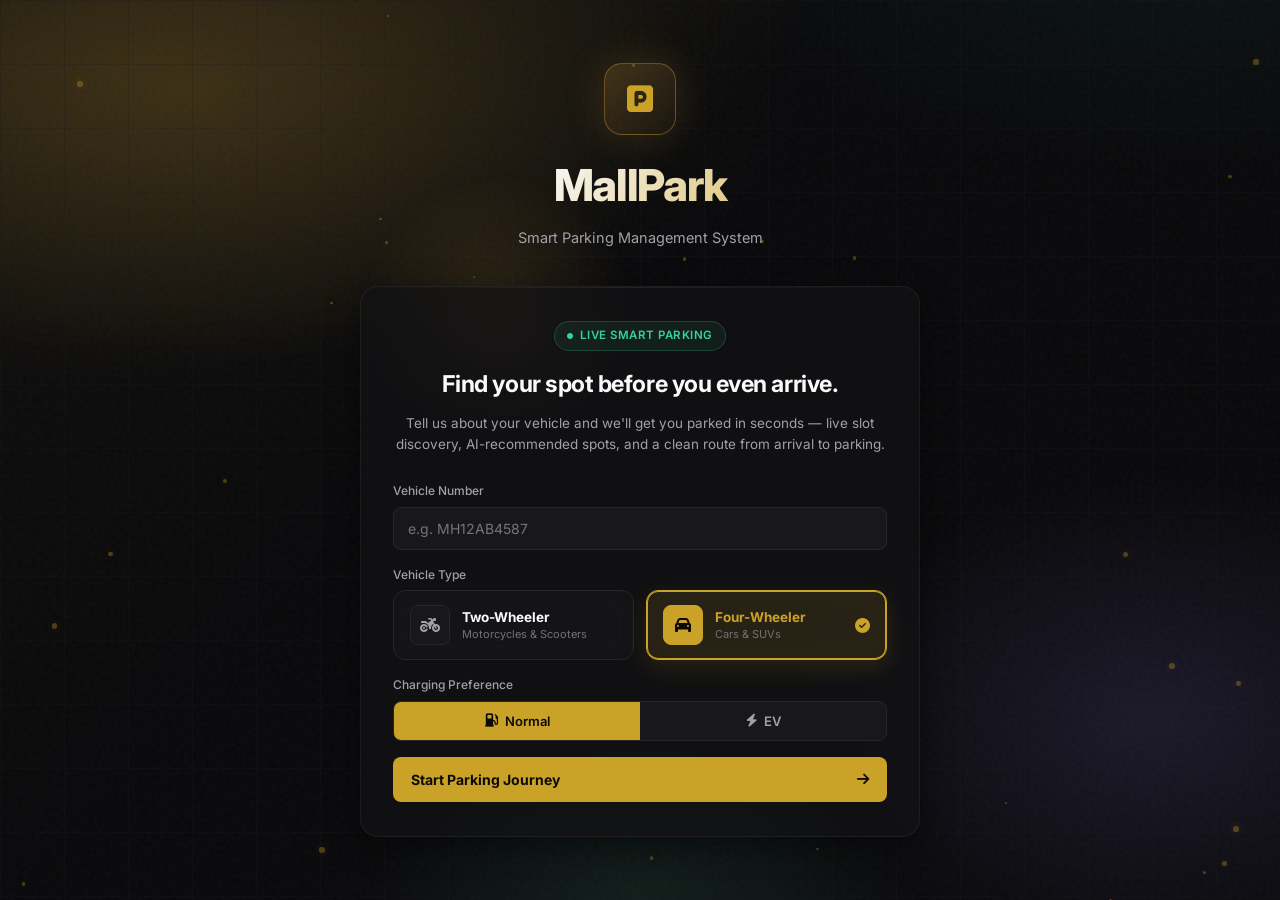
<file: index.html>
<!DOCTYPE html>
<html lang="en">
<head>
  <meta charset="UTF-8">
  <meta name="viewport" content="width=device-width, initial-scale=1.0">
  <title>MallPark | Smart Parking</title>
  <link href="https://fonts.googleapis.com/css2?family=Inter:wght@400;500;600;700;800&display=swap" rel="stylesheet">
  <link rel="stylesheet" href="https://cdnjs.cloudflare.com/ajax/libs/font-awesome/6.7.2/css/all.min.css"/>
  <link rel="stylesheet" href="style.css">
</head>
<body class="login-page">

  <!-- Loading screen -->
  <div class="loading-screen" id="loadingScreen">
    <div class="loading-logo">
      <i class="fa-solid fa-square-parking"></i>
      <span>MallPark</span>
    </div>
    <div class="loading-bar"><div class="loading-bar-fill"></div></div>
  </div>

  <div class="ambient-bg" aria-hidden="true">
    <div class="ambient-mesh"></div>
    <div class="ambient-rays"></div>
    <div class="ambient-noise"></div>
  </div>
  <div class="particles" id="particles" aria-hidden="true"></div>
  <div class="mouse-glow" id="mouseGlow" aria-hidden="true"></div>

  <main class="login-shell">
    <header class="login-brand reveal">
      <div class="logo-orb">
        <i class="fa-solid fa-square-parking"></i>
      </div>
      <h1 class="brand-title">MallPark</h1>
      <p class="brand-sub">Smart Parking Management System</p>
    </header>

    <section class="welcome-card glass premium-card reveal" id="welcomeCard">
      <div class="welcome-header">
        <span class="welcome-eyebrow"><i class="fa-solid fa-circle"></i> Live Smart Parking</span>
        <h2>Find your spot before you even arrive.</h2>
        <p>Tell us about your vehicle and we'll get you parked in seconds — live slot discovery, AI-recommended spots, and a clean route from arrival to parking.</p>
      </div>

      <form id="vehicleEntryForm" autocomplete="off">
        <label class="field">
          <span>Vehicle Number</span>
          <input type="text" id="vehicleNumberInput" placeholder="e.g. MH12AB4587" required>
        </label>

        <div class="field vehicle-type-field">
          <span>Vehicle Type</span>
          <div class="vehicle-type-selector" id="vehicleTypeSelector" role="radiogroup" aria-label="Vehicle Type">
            <button type="button" class="vehicle-type-card" data-vehicle-type="Two-Wheeler" role="radio" aria-checked="false">
              <span class="vt-icon"><i class="fa-solid fa-motorcycle"></i></span>
              <span class="vt-text">
                <span class="vt-label">Two-Wheeler</span>
                <span class="vt-sub">Motorcycles &amp; Scooters</span>
              </span>
              <span class="vt-check"><i class="fa-solid fa-circle-check"></i></span>
            </button>
            <button type="button" class="vehicle-type-card active" data-vehicle-type="Four-Wheeler" role="radio" aria-checked="true">
              <span class="vt-icon"><i class="fa-solid fa-car"></i></span>
              <span class="vt-text">
                <span class="vt-label">Four-Wheeler</span>
                <span class="vt-sub">Cars &amp; SUVs</span>
              </span>
              <span class="vt-check"><i class="fa-solid fa-circle-check"></i></span>
            </button>
          </div>
        </div>

        <div class="field ev-toggle-field">
          <span>Charging Preference</span>
          <div class="ev-toggle" id="evToggle" role="button" tabindex="0" aria-pressed="false">
            <button type="button" class="ev-toggle-option active" data-ev="false">
              <i class="fa-solid fa-gas-pump"></i> Normal
            </button>
            <button type="button" class="ev-toggle-option" data-ev="true">
              <i class="fa-solid fa-bolt"></i> EV
            </button>
          </div>
        </div>

        <button type="submit" class="btn-ripple welcome-submit" id="startJourneyBtn">
          <span>Start Parking Journey</span>
          <i class="fa-solid fa-arrow-right"></i>
        </button>
      </form>
    </section>
  </main>

  <script src="ui.js"></script>
  <script src="entry.js"></script>
</body>
</html>
</file>
<file: style.css>
/* ==========================================================================
   MallPark — Smart Parking Dashboard
   A dark, data-dense operations console. Built like a real tool a facilities
   team would use every day — not a marketing page for one.
   Fonts: Inter (UI + headings) · JetBrains Mono (codes, timers, currency)
   ========================================================================== */

@import url('https://fonts.googleapis.com/css2?family=JetBrains+Mono:wght@400;500;600&display=swap');

:root{
  /* --- Premium design tokens --- */
  --bg:            #09090b;
  --surface:       #111114;
  --surface-2:     #18181c;
  --surface-hover: #1f1f24;
  --border:        #27272a;
  --border-soft:   #1c1c1f;

  --text:          #fafafa;
  --text-dim:      #a1a1aa;
  --text-mute:     #71717a;

  --available:     #34d399;
  --available-bg:  rgba(52,211,153,.08);
  --occupied:      #f87171;
  --occupied-bg:   rgba(248,113,113,.08);
  --ev:            #a78bfa;
  --ev-bg:         rgba(167,139,250,.1);
  --warning:       #fbbf24;
  --warning-bg:    rgba(251,191,36,.1);

  /* Single premium accent — warm champagne gold */
  --accent:        #c9a227;
  --accent-soft:   rgba(201,162,39,.12);
  --accent-glow:   rgba(201,162,39,.35);
  --accent-text:   #0c0a04;

  --font-ui:   'Inter', system-ui, -apple-system, sans-serif;
  --font-mono: 'JetBrains Mono', 'SFMono-Regular', Consolas, monospace;

  --r-xs: 6px;
  --r-sm: 8px;
  --r-md: 12px;
  --r-lg: 16px;
  --r-xl: 20px;

  --shadow-1: 0 1px 2px rgba(0,0,0,.5);
  --shadow-2: 0 8px 32px rgba(0,0,0,.45);
  --shadow-3: 0 24px 64px rgba(0,0,0,.35);
  --shadow-glow: 0 0 40px var(--accent-glow);

  --ease: cubic-bezier(.4,0,.2,1);
  --ease-out: cubic-bezier(.16,1,.3,1);
  --ease-spring: cubic-bezier(.34,1.56,.64,1);

  --space-section: 72px;
  --space-card: 24px;
  --glass: rgba(17,17,20,.75);
  --glass-border: rgba(255,255,255,.06);
}

*{ box-sizing: border-box; margin: 0; padding: 0; }

html{ scroll-behavior: smooth; }

body{
  background: var(--bg);
  color: var(--text);
  font-family: var(--font-ui);
  font-size: 15px;
  line-height: 1.55;
  -webkit-font-smoothing: antialiased;
  -moz-osx-font-smoothing: grayscale;
}

img, svg{ display:block; max-width:100%; }
button{ font-family: inherit; cursor: pointer; }
input{ font-family: inherit; }
ul{ list-style: none; }
a{ text-decoration: none; color: inherit; }

::selection{ background: var(--accent); color: var(--accent-text); }

/* Remove static grid on body — ambient layers handle background */
body{
  background: var(--bg);
  min-height: 100vh;
}

/* ==========================================================================
   HEADER
   ========================================================================== */

.main-header{
  display: flex;
  align-items: center;
  justify-content: space-between;
  gap: 24px;
  padding: 12px 28px;
  background: var(--glass);
  backdrop-filter: blur(20px) saturate(1.2);
  -webkit-backdrop-filter: blur(20px) saturate(1.2);
  border-bottom: 1px solid var(--glass-border);
  position: sticky;
  top: 0;
  z-index: 50;
  transition: box-shadow .3s var(--ease);
}
.main-header.scrolled{
  box-shadow: var(--shadow-2);
}

.logo-container{
  display: flex;
  align-items: center;
  gap: 12px;
}

.logo-container i{
  width: 38px;
  height: 38px;
  display: flex;
  align-items: center;
  justify-content: center;
  border-radius: var(--r-md);
  background: var(--accent-soft);
  border: 1px solid rgba(201,162,39,.25);
  color: var(--accent);
  font-size: 16px;
  transition: transform .35s var(--ease-spring), box-shadow .35s;
}
.logo-container:hover i{
  transform: scale(1.05) rotate(-3deg);
  box-shadow: 0 0 20px var(--accent-glow);
}

.logo-container h2{
  font-size: 15px;
  font-weight: 600;
  letter-spacing: -.1px;
}

.logo-container span{
  display: block;
  font-size: 11px;
  color: var(--text-mute);
  margin-top: 1px;
}

.main-header nav ul{
  display: flex;
  gap: 6px;
  position: relative;
}

.main-header nav a{
  font-size: 13px;
  color: var(--text-dim);
  font-weight: 500;
  padding: 8px 14px;
  border-radius: var(--r-sm);
  border-bottom: none;
  position: relative;
  transition: color .2s var(--ease), background .2s var(--ease);
}

.main-header nav a:hover{
  color: var(--text);
  background: var(--surface-hover);
}

.main-header nav a.active{
  color: var(--text);
  background: var(--accent-soft);
}

.main-header nav a.active::after{
  content: '';
  position: absolute;
  bottom: 4px;
  left: 50%;
  transform: translateX(-50%);
  width: 16px;
  height: 2px;
  border-radius: 99px;
  background: var(--accent);
  animation: nav-indicator .35s var(--ease-out);
}

@keyframes nav-indicator{
  from{ width: 0; opacity: 0; }
  to{ width: 16px; opacity: 1; }
}

.header-actions{
  display: flex;
  align-items: center;
  gap: 12px;
}

.system-status{
  display: flex;
  align-items: center;
  gap: 7px;
  font-family: var(--font-mono);
  font-size: 11px;
  font-weight: 500;
  letter-spacing: .5px;
  color: var(--available);
  background: var(--available-bg);
  border: 1px solid rgba(63,185,126,.25);
  padding: 5px 10px;
  border-radius: var(--r-sm);
}

.status-indicator{
  width: 6px; height: 6px;
  border-radius: 50%;
  background: var(--available);
  animation: live-pulse 2.2s ease-in-out infinite;
}

@keyframes live-pulse{
  0%, 100%{ opacity: 1; }
  50%     { opacity: .4; }
}

.header-actions > button{
  width: 34px; height: 34px;
  border-radius: var(--r-sm);
  border: 1px solid var(--border);
  background: var(--surface);
  color: var(--text-dim);
  display: flex; align-items: center; justify-content: center;
  font-size: 13px;
  transition: background .15s var(--ease), color .15s var(--ease), border-color .15s var(--ease);
}

.header-actions > button:hover{
  color: var(--text);
  border-color: #333338;
  background: var(--surface-hover);
}

/* ==========================================================================
   HERO
   ========================================================================== */

.dashboard-hero{
  display: grid;
  grid-template-columns: 1fr .92fr;
  gap: 56px;
  align-items: center;
  padding: 64px 32px 56px;
  max-width: 1320px;
  margin: 0 auto;
}

.hero-title h1{
  font-size: clamp(30px, 3.2vw, 42px);
  font-weight: 700;
  line-height: 1.15;
  letter-spacing: -.7px;
  color: var(--text);
}

.hero-title p{
  margin-top: 14px;
  max-width: 430px;
  font-size: 14.5px;
  color: var(--text-dim);
  line-height: 1.65;
}

.parking-search{
  margin-top: 28px;
  display: flex;
  gap: 8px;
  max-width: 460px;
}

.parking-search input{
  flex: 1;
  background: var(--surface);
  border: 1px solid var(--border);
  color: var(--text);
  padding: 11px 14px;
  border-radius: var(--r-sm);
  font-size: 13.5px;
  outline: none;
  transition: border-color .15s var(--ease);
}

.parking-search input::placeholder{ color: var(--text-mute); }

.parking-search input:focus{
  border-color: #3a3a40;
}

.parking-search button{
  background: var(--accent);
  color: var(--accent-text);
  border: none;
  padding: 0 20px;
  border-radius: var(--r-sm);
  font-weight: 600;
  font-size: 13.5px;
  transition: filter .15s var(--ease);
}

.parking-search button:hover{ filter: brightness(1.08); }
.parking-search button:active{ filter: brightness(.94); }

.quick-actions{ margin-top: 14px; }

.find-vehicle-btn{
  display: inline-flex;
  align-items: center;
  gap: 8px;
  background: transparent;
  border: 1px solid var(--border);
  color: var(--text-dim);
  padding: 9px 14px;
  border-radius: var(--r-sm);
  font-size: 13px;
  font-weight: 500;
  transition: border-color .15s var(--ease), color .15s var(--ease), background .15s var(--ease);
}

.find-vehicle-btn i{ color: var(--text-mute); font-size: 12px; }

.find-vehicle-btn:hover{
  border-color: #333338;
  color: var(--text);
  background: var(--surface);
}

/* --- live preview panel --- */

.parking-overview-card{
  background: var(--surface);
  border: 1px solid var(--border);
  border-radius: var(--r-lg);
  padding: 20px;
  box-shadow: var(--shadow-2);
}

.card-header{
  display: flex;
  justify-content: space-between;
  align-items: center;
  margin-bottom: 16px;
}

.card-header h3{ font-size: 13px; font-weight: 600; }

.card-header span{
  font-family: var(--font-mono);
  font-size: 10.5px;
  color: var(--text-mute);
}

.parking-preview-layout .parking-row{
  display: grid;
  grid-template-columns: repeat(5, 1fr);
  gap: 8px;
  margin-bottom: 8px;
}

/* ==========================================================================
   PARKING SLOTS  (shared by preview + full map)
   ========================================================================== */

.parking-slot{
  position: relative;
  aspect-ratio: 1 / .8;
  display: flex;
  align-items: center;
  justify-content: center;
  border-radius: var(--r-xs);
  font-family: var(--font-mono);
  font-size: 11.5px;
  font-weight: 500;
  border: 1px solid var(--border);
  background: var(--surface-2);
  color: var(--text-dim);
  cursor: pointer;
  transition: border-color .15s var(--ease), background .15s var(--ease);
}

.parking-slot::before{
  content: '';
  position: absolute;
  top: 5px;
  width: 5px; height: 5px;
  border-radius: 50%;
  background: currentColor;
}

.parking-slot:hover{ border-color: #3a3a40; }

.slot-available{
  color: var(--available);
  border-color: rgba(63,185,126,.28);
  background: var(--available-bg);
}
.slot-available:hover{ border-color: var(--available); background: rgba(63,185,126,.16); }

.slot-occupied{
  color: var(--occupied);
  border-color: rgba(224,93,93,.28);
  background: var(--occupied-bg);
  cursor: not-allowed;
}
.slot-occupied:hover{ border-color: rgba(224,93,93,.28); }

.slot-ev{
  color: var(--ev);
  border-color: rgba(139,122,224,.32);
  background: var(--ev-bg);
}
.slot-ev::before{ content: '\26A1'; background: none; font-size: 8px; top: 4px; }
.slot-ev:hover{ border-color: var(--ev); background: rgba(139,122,224,.18); }

.parking-slot.selected{
  border-color: var(--accent) !important;
  color: var(--accent) !important;
  background: rgba(224,166,63,.12) !important;
}

/* lane divider — quiet, no glow */
.drive-lane{
  text-align: center;
  font-family: var(--font-mono);
  font-size: 9.5px;
  letter-spacing: 2px;
  color: var(--text-mute);
  padding: 6px 0;
  margin: 2px 0;
  position: relative;
}

.drive-lane::before{
  content: '';
  position: absolute;
  left: 0; right: 0; top: 50%;
  height: 1px;
  transform: translateY(-50%);
  background: repeating-linear-gradient(
    90deg,
    var(--border) 0 10px,
    transparent 10px 20px
  );
  z-index: -1;
}

.legend{
  display: flex;
  gap: 18px;
  margin-top: 16px;
  font-size: 11.5px;
  color: var(--text-dim);
}

.legend > div{ display: flex; align-items: center; gap: 6px; }

.legend span[class^="legend-"]{
  width: 7px; height: 7px;
  border-radius: 50%;
}
.legend-available{ background: var(--available); }
.legend-occupied{ background: var(--occupied); }
.legend-ev{ background: var(--ev); }

/* ==========================================================================
   STATS
   ========================================================================== */

.statistics-section{
  display: grid;
  grid-template-columns: repeat(4, 1fr);
  gap: 1px;
  background: var(--border);
  border: 1px solid var(--border);
  border-radius: var(--r-lg);
  max-width: 1320px;
  margin: 0 auto;
  overflow: hidden;
}

.stat-card{
  background: var(--surface);
  padding: 22px 24px;
  text-align: left;
  transition: background .15s var(--ease);
}

.stat-card:hover{ background: var(--surface-2); }

.stat-card i{
  font-size: 15px;
  color: var(--text-mute);
  margin-bottom: 14px;
}

.stat-card h2{
  font-family: var(--font-mono);
  font-size: 26px;
  font-weight: 600;
  letter-spacing: -.5px;
}

.stat-card p{
  margin-top: 5px;
  font-size: 12.5px;
  color: var(--text-mute);
}

/* alignment wrapper so the section still respects page gutters */
.statistics-section{ margin-left: 32px; margin-right: 32px; }
@media (min-width: 1384px){
  .statistics-section{ margin-left: auto; margin-right: auto; }
}

/* ==========================================================================
   FLOOR NAVIGATION
   ========================================================================== */

.floor-navigation{
  max-width: 1320px;
  margin: 0 auto;
  padding: 56px 32px 0;
}

.floor-navigation h3{
  font-size: 11.5px;
  text-transform: uppercase;
  letter-spacing: 1px;
  font-weight: 600;
  color: var(--text-mute);
  margin-bottom: 14px;
}

.floor-buttons{
  display: flex;
  gap: 8px;
  flex-wrap: wrap;
}

.floor-buttons button{
  background: var(--surface);
  border: 1px solid var(--border);
  color: var(--text-dim);
  padding: 11px 18px;
  border-radius: var(--r-sm);
  display: flex;
  flex-direction: column;
  gap: 3px;
  min-width: 88px;
  font-weight: 600;
  font-size: 13px;
  transition: border-color .15s var(--ease), background .15s var(--ease);
}

.floor-buttons button span{
  font-family: var(--font-mono);
  font-size: 10.5px;
  font-weight: 500;
  color: var(--available);
}

.floor-buttons button:hover{
  border-color: #333338;
  background: var(--surface-2);
}

.floor-buttons .floor.active,
.floor-buttons .floor-button.active{
  background: var(--surface-2);
  color: var(--text);
  border-color: var(--accent);
}

.floor-buttons .floor.active span,
.floor-buttons .floor-button.active span{ color: var(--accent); }

/* ==========================================================================
   SHARED SECTION TITLES
   ========================================================================== */

.section-title{
  max-width: 1320px;
  margin: 0 auto;
  padding: 56px 32px 24px;
}

.section-title h2{
  font-size: 21px;
  font-weight: 700;
  letter-spacing: -.3px;
}

.section-title p{
  margin-top: 6px;
  color: var(--text-mute);
  font-size: 13.5px;
}

/* ==========================================================================
   INTERACTIVE PARKING MAP
   ========================================================================== */

.parking-dashboard{
  max-width: 1320px;
  margin: 0 auto;
  padding: 56px 32px;
}

.dashboard-header{
  display: flex;
  justify-content: space-between;
  align-items: center;
  margin-bottom: 24px;
  gap: 20px;
  flex-wrap: wrap;
}

.dashboard-header h2{ font-size: 19px; font-weight: 700; }
.dashboard-header p{ color: var(--text-mute); font-size: 13px; margin-top: 4px; }

.current-floor-card{
  background: var(--surface);
  border: 1px solid var(--border);
  border-radius: var(--r-sm);
  padding: 9px 18px;
  text-align: center;
}

.current-floor-card span{
  display: block;
  font-size: 10px;
  text-transform: uppercase;
  letter-spacing: .6px;
  color: var(--text-mute);
}

.current-floor-card h3{
  font-family: var(--font-mono);
  font-size: 18px;
  font-weight: 600;
  color: var(--accent);
  margin-top: 2px;
}

.dashboard-layout{
  display: grid;
  grid-template-columns: 1.6fr 1fr;
  gap: 24px;
  align-items: start;
}

.parking-map-container{
  background: var(--surface);
  border: 1px solid var(--border);
  border-radius: var(--r-lg);
  padding: 24px;
}

.parking-entry, .parking-exit{
  display: flex;
  align-items: center;
  gap: 8px;
  font-family: var(--font-mono);
  font-size: 11px;
  letter-spacing: 1.5px;
  color: var(--text-mute);
  margin-bottom: 16px;
}

.parking-exit{
  justify-content: flex-end;
  margin-top: 16px;
  margin-bottom: 0;
}

.parking-map-container .parking-row{
  display: grid;
  grid-template-columns: 20px repeat(8, 1fr);
  gap: 8px;
  align-items: center;
  margin-bottom: 8px;
}

.row-label{
  font-family: var(--font-mono);
  font-size: 11px;
  color: var(--text-mute);
  text-align: center;
}

.parking-map-container .drive-lane{ margin: 4px 0; }

/* --- slot details panel --- */

.slot-details-panel{
  position: sticky;
  top: 78px;
}

.slot-details-panel > h3{
  font-size: 13px;
  font-weight: 600;
  margin-bottom: 12px;
  color: var(--text-dim);
}

.slot-details-card{
  background: var(--surface);
  border: 1px solid var(--border);
  border-radius: var(--r-md);
  padding: 18px 20px;
}

.detail-row{
  display: flex;
  justify-content: space-between;
  align-items: center;
  padding: 11px 0;
  border-bottom: 1px solid var(--border-soft);
  font-size: 13px;
}

.detail-row:last-child{ border-bottom: none; }
.detail-row span{ color: var(--text-mute); }
.detail-row strong{ font-family: var(--font-mono); font-weight: 500; }
#slot-vehicle-type i{ color: var(--accent); margin-right: 4px; font-size: 12px; }

#slot-status{ color: var(--accent); }

.reserve-slot-btn{
  width: 100%;
  margin-top: 16px;
  background: var(--accent);
  color: var(--accent-text);
  border: none;
  padding: 12px;
  border-radius: var(--r-sm);
  font-weight: 600;
  font-size: 13.5px;
  transition: filter .15s var(--ease);
}

.reserve-slot-btn:hover{ filter: brightness(1.08); }
.reserve-slot-btn:active{ filter: brightness(.94); }

/* ==========================================================================
   ACTIVE PARKING SESSION
   ========================================================================== */

.parking-session-section{ max-width: 1320px; margin: 0 auto; padding: 0 32px 56px; }

.parking-session-layout{
  display: grid;
  grid-template-columns: 1.3fr 1fr;
  gap: 20px;
}

.session-card, .charges-card{
  background: var(--surface);
  border: 1px solid var(--border);
  border-radius: var(--r-lg);
  padding: 24px;
}

.session-card h3, .charges-card h3{
  font-size: 13px;
  font-weight: 600;
  margin-bottom: 16px;
  color: var(--text-dim);
}

.session-row, .charge-row{
  display: flex;
  justify-content: space-between;
  padding: 11px 0;
  border-bottom: 1px solid var(--border-soft);
  font-size: 13px;
}

.session-row:last-child, .charge-row:last-child{ border-bottom: none; }
.session-row span, .charge-row span{ color: var(--text-mute); }
.session-row strong, .charge-row strong{ font-family: var(--font-mono); font-weight: 500; }

#parkingDuration{ letter-spacing: .5px; }

#parkingStatus{
  color: var(--available);
  display: inline-flex;
  align-items: center;
  gap: 6px;
}

#parkingStatus::before{
  content: '';
  width: 6px; height: 6px;
  border-radius: 50%;
  background: var(--available);
  animation: live-pulse 2.2s ease-in-out infinite;
}

#paymentStatus{ color: var(--occupied); }

.exit-parking-btn{
  width: 100%;
  margin-top: 18px;
  background: transparent;
  border: 1px solid rgba(224,93,93,.4);
  color: var(--occupied);
  padding: 12px;
  border-radius: var(--r-sm);
  font-weight: 600;
  font-size: 13.5px;
  display: flex;
  align-items: center;
  justify-content: center;
  gap: 9px;
  transition: background .15s var(--ease), border-color .15s var(--ease);
}

.exit-parking-btn:hover{
  background: var(--occupied-bg);
  border-color: var(--occupied);
}

/* ==========================================================================
   RECEIPT
   ========================================================================== */

.receipt-section{ max-width: 1320px; margin: 0 auto; padding: 0 32px 56px; }

.receipt-layout{
  display: grid;
  grid-template-columns: 1.3fr 1fr;
  gap: 20px;
}

.receipt-card{
  background: var(--surface);
  border: 1px solid var(--border);
  border-radius: var(--r-lg);
  overflow: hidden;
}

.receipt-header{
  display: flex;
  justify-content: space-between;
  align-items: center;
  padding: 18px 22px;
  border-bottom: 1px dashed var(--border);
}

.receipt-header h3{ font-size: 13px; font-weight: 600; color: var(--text-dim); }

#receiptStatus{
  font-family: var(--font-mono);
  font-size: 10.5px;
  font-weight: 500;
  color: var(--available);
  background: var(--available-bg);
  border: 1px solid rgba(63,185,126,.25);
  padding: 5px 10px;
  border-radius: var(--r-sm);
}

.receipt-body{ padding: 6px 22px; }

.receipt-row{
  display: flex;
  justify-content: space-between;
  padding: 12px 0;
  border-bottom: 1px solid var(--border-soft);
  font-size: 13px;
}

.receipt-row:last-child{ border-bottom: none; }
.receipt-row span{ color: var(--text-mute); }
.receipt-row strong{ font-family: var(--font-mono); font-weight: 500; }

.receipt-footer{ padding: 18px 22px; }

.receipt-footer button{
  width: 100%;
  background: var(--surface-2);
  border: 1px solid var(--border);
  color: var(--text);
  padding: 12px;
  border-radius: var(--r-sm);
  font-weight: 600;
  font-size: 13.5px;
  display: flex;
  align-items: center;
  justify-content: center;
  gap: 9px;
  transition: background .15s var(--ease), border-color .15s var(--ease);
}

.receipt-footer button:hover{ background: var(--surface-hover); border-color: #333338; }

.payment-summary-card{
  background: var(--surface);
  border: 1px solid var(--border);
  border-radius: var(--r-lg);
  padding: 24px;
  height: fit-content;
}

.payment-summary-card h3{ font-size: 13px; font-weight: 600; margin-bottom: 16px; color: var(--text-dim); }

.summary-row{
  display: flex;
  justify-content: space-between;
  padding: 10px 0;
  font-size: 13px;
  color: var(--text-dim);
}

.summary-row strong{ font-family: var(--font-mono); color: var(--text); font-weight: 500; }

.total-row{
  margin-top: 6px;
  padding-top: 14px;
  border-top: 1px solid var(--border);
  font-size: 14px;
  font-weight: 600;
  color: var(--text);
}

.total-row strong{ color: var(--accent); font-size: 17px; }

.payment-status{
  margin-top: 18px;
  display: flex;
  align-items: center;
  gap: 9px;
  font-size: 12.5px;
  color: var(--available);
  background: var(--available-bg);
  border: 1px solid rgba(63,185,126,.25);
  padding: 11px 14px;
  border-radius: var(--r-sm);
}

.payment-status i{ font-size: 14px; }

/* ==========================================================================
   FIND MY VEHICLE
   ========================================================================== */

.find-vehicle-section{ max-width: 1320px; margin: 0 auto; padding: 0 32px 56px; }

.find-vehicle-layout{
  display: grid;
  grid-template-columns: 1fr 1.2fr;
  gap: 20px;
  align-items: start;
}

.vehicle-search-card, .vehicle-result-card{
  background: var(--surface);
  border: 1px solid var(--border);
  border-radius: var(--r-lg);
  padding: 24px;
}

.vehicle-search-card h3, .vehicle-result-card h3{
  font-size: 13px;
  font-weight: 600;
  margin-bottom: 16px;
  color: var(--text-dim);
}

.vehicle-search-box{
  display: flex;
  flex-direction: column;
  gap: 10px;
}

.vehicle-search-box input{
  background: var(--surface-2);
  border: 1px solid var(--border);
  color: var(--text);
  padding: 11px 14px;
  border-radius: var(--r-sm);
  font-family: var(--font-mono);
  letter-spacing: .5px;
  font-size: 13px;
  outline: none;
  transition: border-color .15s var(--ease);
}

.vehicle-search-box input:focus{ border-color: #3a3a40; }

.vehicle-search-box button{
  background: var(--accent);
  color: var(--accent-text);
  border: none;
  padding: 12px;
  border-radius: var(--r-sm);
  font-weight: 600;
  font-size: 13.5px;
  display: flex;
  align-items: center;
  justify-content: center;
  gap: 8px;
  transition: filter .15s var(--ease);
}

.vehicle-search-box button:hover{ filter: brightness(1.08); }

.vehicle-row{
  display: flex;
  justify-content: space-between;
  padding: 11px 0;
  border-bottom: 1px solid var(--border-soft);
  font-size: 13px;
}

.vehicle-row:last-child{ border-bottom: none; }
.vehicle-row span{ color: var(--text-mute); }
.vehicle-row strong{ font-family: var(--font-mono); font-weight: 500; color: var(--text); }

#showRouteBtn{
  width: 100%;
  margin-top: 16px;
  background: transparent;
  border: 1px solid var(--border);
  color: var(--text-dim);
  padding: 12px;
  border-radius: var(--r-sm);
  font-weight: 600;
  font-size: 13.5px;
  display: flex;
  align-items: center;
  justify-content: center;
  gap: 8px;
  transition: border-color .15s var(--ease), color .15s var(--ease);
}

#showRouteBtn:hover{ border-color: #333338; color: var(--text); }

/* ==========================================================================
   LIVE ACTIVITY
   ========================================================================== */

.activity-section{ max-width: 1320px; margin: 0 auto; padding: 0 32px 80px; }

.activity-layout{
  display: grid;
  grid-template-columns: 1.4fr 1fr;
  gap: 20px;
  align-items: start;
}

.activity-feed-card, .system-health-card{
  background: var(--surface);
  border: 1px solid var(--border);
  border-radius: var(--r-lg);
  padding: 24px;
}

.feed-header{
  display: flex;
  justify-content: space-between;
  align-items: center;
  margin-bottom: 14px;
}

.feed-header h3{ font-size: 13px; font-weight: 600; color: var(--text-dim); }

.feed-status{
  font-family: var(--font-mono);
  font-size: 10.5px;
  font-weight: 600;
  color: var(--occupied);
  display: inline-flex;
  align-items: center;
  gap: 5px;
}

.feed-status::before{
  content: '';
  width: 5px; height: 5px;
  border-radius: 50%;
  background: var(--occupied);
  animation: live-pulse 1.6s ease-in-out infinite;
}

.activity-feed{
  display: flex;
  flex-direction: column;
  max-height: 340px;
  overflow-y: auto;
}

.activity-item{
  display: flex;
  gap: 14px;
  padding: 12px 2px;
  border-bottom: 1px solid var(--border-soft);
}

.activity-item:last-child{ border-bottom: none; }

.activity-time{
  font-family: var(--font-mono);
  font-size: 11px;
  color: var(--text-mute);
  min-width: 62px;
  padding-top: 2px;
}

.activity-info h4{ font-size: 13px; font-weight: 600; }
.activity-info p{ font-size: 12px; color: var(--text-mute); margin-top: 2px; }

.activity-feed::-webkit-scrollbar{ width: 5px; }
.activity-feed::-webkit-scrollbar-thumb{ background: var(--border); border-radius: 999px; }

.system-health-card h3{ font-size: 13px; font-weight: 600; margin-bottom: 16px; color: var(--text-dim); }

.health-row{
  display: flex;
  justify-content: space-between;
  padding: 11px 0;
  border-bottom: 1px solid var(--border-soft);
  font-size: 13px;
}

.health-row:last-child{ border-bottom: none; }
.health-row span{ color: var(--text-mute); }
.health-row strong{ color: var(--available); font-weight: 500; font-size: 12.5px; }

#refreshActivityBtn{
  width: 100%;
  margin-top: 18px;
  background: var(--surface-2);
  border: 1px solid var(--border);
  color: var(--text);
  padding: 11px;
  border-radius: var(--r-sm);
  font-weight: 600;
  font-size: 13px;
  display: flex;
  align-items: center;
  justify-content: center;
  gap: 8px;
  transition: border-color .15s var(--ease), background .15s var(--ease);
}

#refreshActivityBtn i{ transition: transform .4s var(--ease); }
#refreshActivityBtn:hover{ border-color: #333338; background: var(--surface-hover); }
#refreshActivityBtn:hover i{ transform: rotate(180deg); }

/* ==========================================================================
   RESPONSIVE
   ========================================================================== */

@media (max-width: 1080px){
  .dashboard-hero{ grid-template-columns: 1fr; gap: 40px; }
  .dashboard-layout,
  .parking-session-layout,
  .receipt-layout,
  .find-vehicle-layout,
  .activity-layout{ grid-template-columns: 1fr; }
  .statistics-section{ grid-template-columns: repeat(2, 1fr); }
  .slot-details-panel{ position: static; }
}

@media (max-width: 720px){
  .main-header{ padding: 12px 18px; }
  .main-header nav{ display: none; }
  .dashboard-hero,
  .floor-navigation,
  .parking-dashboard,
  .parking-session-section,
  .receipt-section,
  .find-vehicle-section,
  .activity-section,
  .section-title{ padding-left: 18px; padding-right: 18px; }
  .statistics-section{ margin-left: 18px; margin-right: 18px; grid-template-columns: 1fr 1fr; }
  .stat-card{ padding: 18px; }
  .parking-map-container .parking-row{ grid-template-columns: 16px repeat(8, 1fr); gap: 5px; }
  .parking-map-container{ padding: 16px; }
  .parking-slot{ font-size: 9.5px; }
}

/* ==========================================================================
   ACCESSIBILITY
   ========================================================================== */

:focus-visible{
  outline: 2px solid var(--accent);
  outline-offset: 2px;
}

@media (prefers-reduced-motion: reduce){
  *, *::before, *::after{
    animation-duration: .001ms !important;
    animation-iteration-count: 1 !important;
    transition-duration: .001ms !important;
    scroll-behavior: auto !important;
  }
}

/* ==========================================================================
   PREMIUM SHARED — theme, glass, particles, toasts, slots, transitions
   ========================================================================== */

body.light-mode{
  --bg: #f3f4f7;
  --surface: #ffffff;
  --surface-2: #f0f1f4;
  --surface-hover: #e8e9ee;
  --border: #d5d7de;
  --border-soft: #e4e5ea;
  --text: #16161a;
  --text-dim: #5a5a64;
  --text-mute: #8a8a94;
  --shadow-1: 0 1px 2px rgba(0,0,0,.06);
  --shadow-2: 0 8px 28px rgba(0,0,0,.1);
}
body.light-mode .main-header{
  background: rgba(255,255,255,.92);
}

body.premium-bg{
  background: var(--bg);
}
@keyframes grid-drift{
  from{ background-position: 0 0; }
  to{ background-position: 48px 48px; }
}

.glass{
  background: rgba(19,19,22,.72);
  backdrop-filter: blur(16px);
  -webkit-backdrop-filter: blur(16px);
  border: 1px solid rgba(255,255,255,.06);
  box-shadow: var(--shadow-2);
}
body.light-mode .glass{
  background: rgba(255,255,255,.78);
  border-color: rgba(0,0,0,.06);
}

.particles{
  position: fixed;
  inset: 0;
  pointer-events: none;
  overflow: hidden;
  z-index: 0;
}
.particle{
  position: absolute;
  border-radius: 50%;
  background: var(--accent);
  opacity: .35;
  animation: particle-float linear infinite;
  box-shadow: 0 0 8px rgba(224,166,63,.5);
}
@keyframes particle-float{
  0%{ transform: translateY(0) scale(1); opacity: 0; }
  15%{ opacity: .4; }
  85%{ opacity: .25; }
  100%{ transform: translateY(-100vh) scale(1.2); opacity: 0; }
}

.mouse-glow{
  position: fixed;
  width: 280px;
  height: 280px;
  border-radius: 50%;
  pointer-events: none;
  z-index: 0;
  transform: translate(-50%, -50%);
  background: radial-gradient(circle, rgba(224,166,63,.14), transparent 70%);
  transition: opacity .3s;
}

.loading-screen{
  position: fixed;
  inset: 0;
  z-index: 10000;
  display: flex;
  flex-direction: column;
  align-items: center;
  justify-content: center;
  gap: 22px;
  background: var(--bg);
  transition: opacity .5s ease, visibility .5s;
}
.loading-screen.hide{
  opacity: 0;
  visibility: hidden;
  pointer-events: none;
}
.loading-logo{
  display: flex;
  align-items: center;
  gap: 12px;
  font-size: 22px;
  font-weight: 700;
  color: var(--text);
  animation: logo-breathe 1.6s ease-in-out infinite;
}
.loading-logo i{
  color: var(--accent);
  font-size: 28px;
}
@keyframes logo-breathe{
  0%,100%{ transform: scale(1); filter: drop-shadow(0 0 0 transparent); }
  50%{ transform: scale(1.06); filter: drop-shadow(0 0 12px rgba(224,166,63,.45)); }
}
.loading-bar{
  width: 160px;
  height: 3px;
  border-radius: 99px;
  background: var(--surface-2);
  overflow: hidden;
}
.loading-bar-fill{
  height: 100%;
  width: 0;
  background: linear-gradient(90deg, var(--accent), #f0c56a);
  animation: load-fill 1s ease forwards;
}
@keyframes load-fill{ to{ width: 100%; } }

.page-exit{
  animation: page-fade-out .35s ease forwards;
}
@keyframes page-fade-out{
  to{ opacity: 0; transform: scale(.98); }
}

.btn-ripple{
  position: relative;
  overflow: hidden;
}
.btn-ripple .ripple{
  position: absolute;
  border-radius: 50%;
  background: rgba(255,255,255,.35);
  transform: scale(0);
  animation: ripple-anim .55s ease-out;
  pointer-events: none;
}
@keyframes ripple-anim{
  to{ transform: scale(2.4); opacity: 0; }
}

.js-toast{
  position: fixed;
  bottom: 28px;
  left: 50%;
  transform: translateX(-50%) translateY(20px);
  background: var(--surface-2);
  color: var(--text);
  border: 1px solid var(--border);
  border-left: 3px solid var(--accent);
  padding: 12px 20px;
  border-radius: 8px;
  font-size: 13.5px;
  z-index: 9999;
  opacity: 0;
  pointer-events: none;
  transition: opacity .25s ease, transform .25s ease;
  box-shadow: var(--shadow-2);
  max-width: min(90vw, 420px);
  text-align: center;
}
.js-toast.show{
  opacity: 1;
  transform: translateX(-50%) translateY(0);
}
.js-toast.error{ border-left-color: var(--occupied); }
.js-toast.success{ border-left-color: var(--available); }

.js-btn-press{ transform: scale(.96); transition: transform .12s ease; }
.js-counter-bump{ animation: js-counter-pop .32s ease; }
@keyframes js-counter-pop{
  0%{ transform: scale(1); }
  40%{ transform: scale(1.12); color: var(--accent); }
  100%{ transform: scale(1); }
}

.parking-slot{
  position: relative;
  transition: transform .18s var(--ease), box-shadow .2s, border-color .2s, background .2s;
}
.parking-slot.slot-available{
  animation: slot-pulse-available 2.4s ease-in-out infinite;
}
.parking-slot.slot-occupied{
  box-shadow: 0 0 10px rgba(224,93,93,.25);
}
.parking-slot.slot-ev{
  animation: slot-pulse-ev 2.2s ease-in-out infinite;
  box-shadow: 0 0 12px rgba(139,122,224,.3);
}
.parking-slot.selected{
  transform: scale(1.08);
  border-color: var(--accent) !important;
  color: var(--accent) !important;
  background: rgba(224,166,63,.14) !important;
  box-shadow: 0 0 0 2px rgba(224,166,63,.45), 0 0 18px rgba(224,166,63,.25) !important;
  animation: none;
}
.parking-slot.reserved-flash{
  animation: reserve-flash .7s ease;
}
@keyframes slot-pulse-available{
  0%,100%{ box-shadow: 0 0 0 0 rgba(63,185,126,.0); }
  50%{ box-shadow: 0 0 12px rgba(63,185,126,.28); }
}
@keyframes slot-pulse-ev{
  0%,100%{ box-shadow: 0 0 8px rgba(139,122,224,.2); }
  50%{ box-shadow: 0 0 16px rgba(139,122,224,.45); }
}
@keyframes reserve-flash{
  0%,100%{ transform: scale(1); }
  40%{ transform: scale(1.12); box-shadow: 0 0 24px rgba(224,166,63,.6); }
}

.parking-slot[data-tooltip]::after{
  content: attr(data-tooltip);
  position: absolute;
  bottom: calc(100% + 8px);
  left: 50%;
  transform: translateX(-50%) translateY(4px);
  background: var(--surface-2);
  color: var(--text);
  border: 1px solid var(--border);
  padding: 5px 9px;
  border-radius: 6px;
  font-size: 10.5px;
  white-space: nowrap;
  opacity: 0;
  pointer-events: none;
  transition: opacity .15s, transform .15s;
  z-index: 5;
  font-family: var(--font-ui);
  box-shadow: var(--shadow-1);
}
.parking-slot:hover::after{
  opacity: 1;
  transform: translateX(-50%) translateY(0);
}

.parking-slot.js-search-highlight,
.js-search-highlight{
  box-shadow: 0 0 0 3px var(--accent) !important;
  animation: js-pulse-highlight .5s ease 3;
}
@keyframes js-pulse-highlight{
  0%,100%{ transform: scale(1); }
  50%{ transform: scale(1.08); }
}

.reveal{
  opacity: 0;
  transform: translateY(18px);
  animation: reveal-up .7s var(--ease) forwards;
}
.reveal:nth-child(2){ animation-delay: .12s; }
.reveal:nth-child(3){ animation-delay: .22s; }
@keyframes reveal-up{
  to{ opacity: 1; transform: translateY(0); }
}

.hover-lift{
  transition: transform .2s var(--ease), box-shadow .2s;
}
.hover-lift:hover{
  transform: translateY(-4px);
  box-shadow: var(--shadow-2);
}

.status-badge{
  display: inline-flex;
  align-items: center;
  gap: 6px;
  padding: 3px 10px;
  border-radius: 99px;
  font-size: 11px;
  font-weight: 600;
  font-family: var(--font-mono);
}
.status-badge.online{ background: var(--available-bg); color: var(--available); }
.status-badge.offline{ background: var(--occupied-bg); color: var(--occupied); }
.status-badge.warning{ background: rgba(224,166,63,.12); color: var(--accent); }
.status-badge::before{
  content: '';
  width: 6px;
  height: 6px;
  border-radius: 50%;
  background: currentColor;
  animation: live-pulse 1.6s ease-in-out infinite;
}

.notif-bell-wrap{
  position: relative;
}
.notif-bell{
  width: 36px;
  height: 36px;
  border-radius: var(--r-sm);
  border: 1px solid var(--border);
  background: var(--surface-2);
  color: var(--text-dim);
  display: flex;
  align-items: center;
  justify-content: center;
  transition: border-color .15s, color .15s;
}
.notif-bell:hover{ border-color: var(--accent); color: var(--accent); }
.notif-count{
  position: absolute;
  top: -4px;
  right: -4px;
  min-width: 16px;
  height: 16px;
  padding: 0 4px;
  border-radius: 99px;
  background: var(--occupied);
  color: #fff;
  font-size: 10px;
  font-weight: 700;
  display: flex;
  align-items: center;
  justify-content: center;
}
.notif-dropdown{
  position: absolute;
  right: 0;
  top: calc(100% + 10px);
  width: min(340px, 88vw);
  max-height: 360px;
  overflow: auto;
  background: var(--surface);
  border: 1px solid var(--border);
  border-radius: var(--r-md);
  box-shadow: var(--shadow-2);
  z-index: 80;
  display: none;
  animation: dropdown-in .2s ease;
}
.notif-dropdown.open{ display: block; }
@keyframes dropdown-in{
  from{ opacity: 0; transform: translateY(-6px); }
  to{ opacity: 1; transform: translateY(0); }
}
.notif-dropdown h4{
  padding: 12px 14px;
  border-bottom: 1px solid var(--border);
  font-size: 13px;
}
.notif-item{
  padding: 11px 14px;
  border-bottom: 1px solid var(--border-soft);
  font-size: 12.5px;
}
.notif-item.unread{ background: rgba(224,166,63,.06); }
.notif-item strong{ display: block; margin-bottom: 2px; font-size: 12.5px; }
.notif-item span{ color: var(--text-mute); font-size: 11px; }

.logout-btn{
  display: inline-flex;
  align-items: center;
  gap: 7px;
  padding: 8px 12px;
  border-radius: var(--r-sm);
  border: 1px solid var(--border);
  background: transparent;
  color: var(--text-dim);
  font-size: 12.5px;
  font-weight: 600;
  transition: border-color .15s, color .15s, background .15s;
}
.logout-btn:hover{
  border-color: var(--occupied);
  color: var(--occupied);
  background: var(--occupied-bg);
}

/* ==========================================================================
   ENTRY SCREEN — single Customer Portal welcome
   ========================================================================== */

.login-page{
  min-height: 100vh;
  display: flex;
  align-items: center;
  justify-content: center;
  padding: 32px 20px;
  background:
    radial-gradient(900px 500px at 15% 10%, rgba(224,166,63,.16), transparent 55%),
    radial-gradient(700px 480px at 90% 80%, rgba(139,122,224,.14), transparent 50%),
    radial-gradient(600px 400px at 50% 100%, rgba(63,185,126,.1), transparent 45%),
    var(--bg);
  overflow-x: hidden;
}
.login-page .login-shell{
  position: relative;
  z-index: 2;
  width: min(560px, 100%);
}
.login-brand{
  text-align: center;
  margin-bottom: 36px;
}
.logo-orb{
  width: 72px;
  height: 72px;
  margin: 0 auto 16px;
  border-radius: 18px;
  display: flex;
  align-items: center;
  justify-content: center;
  background: linear-gradient(145deg, rgba(224,166,63,.2), rgba(224,166,63,.05));
  border: 1px solid rgba(224,166,63,.35);
  color: var(--accent);
  font-size: 30px;
  animation: logo-breathe 2.4s ease-in-out infinite;
  box-shadow: 0 0 40px rgba(224,166,63,.18);
}
.brand-title{
  font-size: clamp(2rem, 4vw, 2.75rem);
  font-weight: 800;
  letter-spacing: -.03em;
  background: linear-gradient(120deg, var(--text) 30%, var(--accent));
  -webkit-background-clip: text;
  background-clip: text;
  color: transparent;
}
.brand-sub{
  margin-top: 8px;
  color: var(--text-dim);
  font-size: 14.5px;
}

.welcome-card{
  padding: 34px 32px;
  border-radius: 18px;
}
.welcome-header{
  text-align: center;
  margin-bottom: 26px;
}
.welcome-eyebrow{
  display: inline-flex;
  align-items: center;
  gap: 6px;
  font-size: 11.5px;
  font-weight: 600;
  letter-spacing: .5px;
  text-transform: uppercase;
  color: var(--available);
  background: var(--available-bg);
  border: 1px solid rgba(63,185,126,.25);
  padding: 5px 12px;
  border-radius: 20px;
  margin-bottom: 16px;
}
.welcome-eyebrow i{ font-size: 6px; animation: live-pulse 2.2s ease-in-out infinite; }
.welcome-header h2{
  font-size: 1.45rem;
  font-weight: 700;
  letter-spacing: -.02em;
  margin-bottom: 10px;
}
.welcome-header p{
  color: var(--text-dim);
  font-size: 13.5px;
  line-height: 1.6;
}

#vehicleEntryForm .field{
  display: block;
  margin-bottom: 16px;
}
#vehicleEntryForm .field > span{
  display: block;
  font-size: 12px;
  color: var(--text-dim);
  margin-bottom: 6px;
  font-weight: 500;
}
#vehicleEntryForm input[type="text"],
#vehicleEntryForm select{
  width: 100%;
  padding: 12px 14px;
  border-radius: var(--r-sm);
  border: 1px solid var(--border);
  background: var(--surface-2);
  color: var(--text);
  font-size: 14px;
  font-family: var(--font-ui);
  outline: none;
  transition: border-color .15s;
  appearance: none;
}
#vehicleEntryForm input[type="text"]:focus,
#vehicleEntryForm select:focus{ border-color: var(--accent); }
#vehicleEntryForm select{
  background-image: url("data:image/svg+xml,%3Csvg xmlns='http://www.w3.org/2000/svg' width='10' height='6'%3E%3Cpath d='M0 0l5 6 5-6z' fill='%23a1a1aa'/%3E%3C/svg%3E");
  background-repeat: no-repeat;
  background-position: right 14px center;
  padding-right: 32px;
}

.ev-toggle{
  display: flex;
  border: 1px solid var(--border);
  border-radius: var(--r-sm);
  overflow: hidden;
  background: var(--surface-2);
}
.ev-toggle-option{
  flex: 1;
  display: flex;
  align-items: center;
  justify-content: center;
  gap: 7px;
  padding: 11px 12px;
  border: none;
  background: transparent;
  color: var(--text-dim);
  font-size: 13px;
  font-weight: 600;
  transition: background .18s, color .18s;
}
.ev-toggle-option.active{
  background: var(--accent);
  color: var(--accent-text);
}
.ev-toggle-option[data-ev="true"].active{
  background: var(--ev);
  color: #0c0a1a;
}

/* ---------- Vehicle Type selector (Two-Wheeler / Four-Wheeler) ---------- */
.vehicle-type-selector{
  display: grid;
  grid-template-columns: 1fr 1fr;
  gap: 12px;
}
.vehicle-type-card{
  position: relative;
  display: flex;
  align-items: center;
  gap: 12px;
  padding: 14px 16px;
  border-radius: var(--r-md);
  border: 1px solid var(--border);
  background: rgba(255,255,255,.02);
  backdrop-filter: blur(10px);
  -webkit-backdrop-filter: blur(10px);
  text-align: left;
  cursor: pointer;
  overflow: hidden;
  transition: border-color .2s var(--ease), background .2s var(--ease),
              transform .15s var(--ease-out), box-shadow .25s var(--ease);
}
.vehicle-type-card::before{
  content: '';
  position: absolute;
  inset: 0;
  background: radial-gradient(120px 80px at 20% 0%, var(--accent-glow), transparent 70%);
  opacity: 0;
  transition: opacity .25s var(--ease);
  pointer-events: none;
}
.vehicle-type-card:hover{
  border-color: rgba(201,162,39,.4);
  background: var(--accent-soft);
  transform: translateY(-2px);
}
.vehicle-type-card:hover::before{ opacity: 1; }
.vehicle-type-card:active{ transform: translateY(0) scale(.98); }

.vehicle-type-card .vt-icon{
  flex-shrink: 0;
  width: 40px;
  height: 40px;
  display: flex;
  align-items: center;
  justify-content: center;
  border-radius: var(--r-sm);
  background: var(--surface-2);
  border: 1px solid var(--border);
  color: var(--text-dim);
  font-size: 16px;
  transition: background .2s var(--ease), color .2s var(--ease), border-color .2s var(--ease);
}
.vehicle-type-card .vt-text{
  display: flex;
  flex-direction: column;
  gap: 2px;
  min-width: 0;
}
.vehicle-type-card .vt-label{
  font-size: 13.5px;
  font-weight: 700;
  color: var(--text);
  letter-spacing: -.01em;
}
.vehicle-type-card .vt-sub{
  font-size: 11px;
  color: var(--text-mute);
}
.vehicle-type-card .vt-check{
  margin-left: auto;
  flex-shrink: 0;
  color: var(--text-mute);
  font-size: 15px;
  opacity: 0;
  transform: scale(.6);
  transition: opacity .2s var(--ease-spring), transform .2s var(--ease-spring), color .2s var(--ease);
}

.vehicle-type-card.active{
  border-color: var(--accent);
  background: var(--accent-soft);
  box-shadow: 0 0 0 1px var(--accent) inset, 0 8px 24px rgba(201,162,39,.15);
}
.vehicle-type-card.active .vt-icon{
  background: var(--accent);
  border-color: var(--accent);
  color: var(--accent-text);
}
.vehicle-type-card.active .vt-label{ color: var(--accent); }
.vehicle-type-card.active .vt-check{
  opacity: 1;
  transform: scale(1);
  color: var(--accent);
}

@media (max-width: 560px){
  .vehicle-type-selector{
    grid-template-columns: 1fr;
  }
}

.welcome-submit{
  width: 100%;
  margin-top: 6px;
  display: flex;
  align-items: center;
  justify-content: space-between;
  padding: 14px 18px;
  border: none;
  border-radius: var(--r-sm);
  background: var(--accent);
  color: var(--accent-text);
  font-weight: 700;
  font-size: 14px;
  transition: filter .15s, transform .15s;
}
.welcome-submit:hover{ filter: brightness(1.08); }

.panel-enter{ animation: reveal-up .45s ease; }

/* ==========================================================================
   PREMIUM DESIGN SYSTEM v2 — ambient, cards, buttons, typography
   ========================================================================== */

.ambient-bg{
  position: fixed;
  inset: 0;
  z-index: -2;
  overflow: hidden;
  pointer-events: none;
}

.ambient-mesh{
  position: absolute;
  inset: -20%;
  background:
    radial-gradient(ellipse 80% 50% at 20% 20%, rgba(201,162,39,.08), transparent 50%),
    radial-gradient(ellipse 60% 40% at 80% 10%, rgba(52,211,153,.05), transparent 45%),
    radial-gradient(ellipse 50% 50% at 50% 100%, rgba(167,139,250,.04), transparent 50%);
  animation: mesh-shift 24s ease-in-out infinite alternate;
  transition: transform .4s var(--ease-out);
}

.ambient-rays{
  position: absolute;
  inset: 0;
  background: conic-gradient(from 220deg at 70% -10%, transparent 0deg, rgba(201,162,39,.04) 40deg, transparent 80deg);
  animation: rays-rotate 60s linear infinite;
  transition: transform .4s var(--ease-out);
}

.ambient-noise{
  position: absolute;
  inset: 0;
  opacity: .035;
  background-image: url("data:image/svg+xml,%3Csvg viewBox='0 0 256 256' xmlns='http://www.w3.org/2000/svg'%3E%3Cfilter id='n'%3E%3CfeTurbulence type='fractalNoise' baseFrequency='0.85' numOctaves='4' stitchTiles='stitch'/%3E%3C/filter%3E%3Crect width='100%25' height='100%25' filter='url(%23n)'/%3E%3C/svg%3E");
}

body.premium-bg::before,
body.login-page::before{
  content: '';
  position: fixed;
  inset: 0;
  pointer-events: none;
  z-index: -1;
  background-image:
    linear-gradient(var(--border-soft) 1px, transparent 1px),
    linear-gradient(90deg, var(--border-soft) 1px, transparent 1px);
  background-size: 64px 64px;
  opacity: .25;
  animation: grid-drift 50s linear infinite;
}

@keyframes mesh-shift{
  0%{ transform: translate(0, 0) scale(1); }
  100%{ transform: translate(-2%, 1%) scale(1.04); }
}
@keyframes rays-rotate{
  to{ transform: rotate(360deg); }
}

.header-clock{
  display: flex;
  flex-direction: column;
  align-items: flex-end;
  padding: 4px 12px;
  border-radius: var(--r-sm);
  border: 1px solid var(--border);
  background: var(--surface-2);
  line-height: 1.2;
}
.clock-time{
  font-family: var(--font-mono);
  font-size: 12px;
  font-weight: 600;
  color: var(--text);
}
.clock-date{
  font-size: 10px;
  color: var(--text-mute);
}

.premium-card,
.glass.hover-lift,
.stat-card,
.kpi-card{
  position: relative;
  transition: transform .35s var(--ease-out), box-shadow .35s var(--ease-out);
}

.premium-card::before,
.glass.hover-lift::before,
.stat-card::before,
.kpi-card::before{
  content: '';
  position: absolute;
  top: 0; left: 16px; right: 16px;
  height: 1px;
  background: linear-gradient(90deg, transparent, rgba(255,255,255,.08), transparent);
  pointer-events: none;
}

.hover-lift:hover,
.premium-card:hover,
.stat-card:hover,
.kpi-card:hover{
  transform: translateY(-3px);
  box-shadow: var(--shadow-3);
}

.btn-magnetic{
  transition: transform .15s var(--ease-out), box-shadow .2s, filter .15s;
}
.btn-magnetic:hover{
  box-shadow: 0 0 24px var(--accent-glow);
}
.btn-magnetic:active{
  transform: scale(.97) !important;
}

.stagger-item{
  animation: stagger-in .55s var(--ease-out) both;
}
@keyframes stagger-in{
  from{ opacity: 0; transform: translateY(12px); }
  to{ opacity: 1; transform: translateY(0); }
}

.loading-status{
  font-size: 12px;
  color: var(--text-mute);
  animation: loading-fade 1.2s ease infinite alternate;
}
@keyframes loading-fade{
  from{ opacity: .5; }
  to{ opacity: 1; }
}

.parking-slot:not(.slot-occupied):hover{
  transform: scale(1.06) translateY(-2px);
  z-index: 2;
}

.parking-slot.slot-occupied{
  animation: occupied-pulse 2.8s ease-in-out infinite;
}
@keyframes occupied-pulse{
  0%,100%{ box-shadow: 0 0 8px rgba(248,113,113,.15); }
  50%{ box-shadow: 0 0 16px rgba(248,113,113,.35); }
}

body.light-mode{
  --glass: rgba(255,255,255,.82);
  --glass-border: rgba(0,0,0,.06);
  --accent-glow: rgba(201,162,39,.2);
}
body.light-mode .ambient-noise{ opacity: .02; }
</file>
